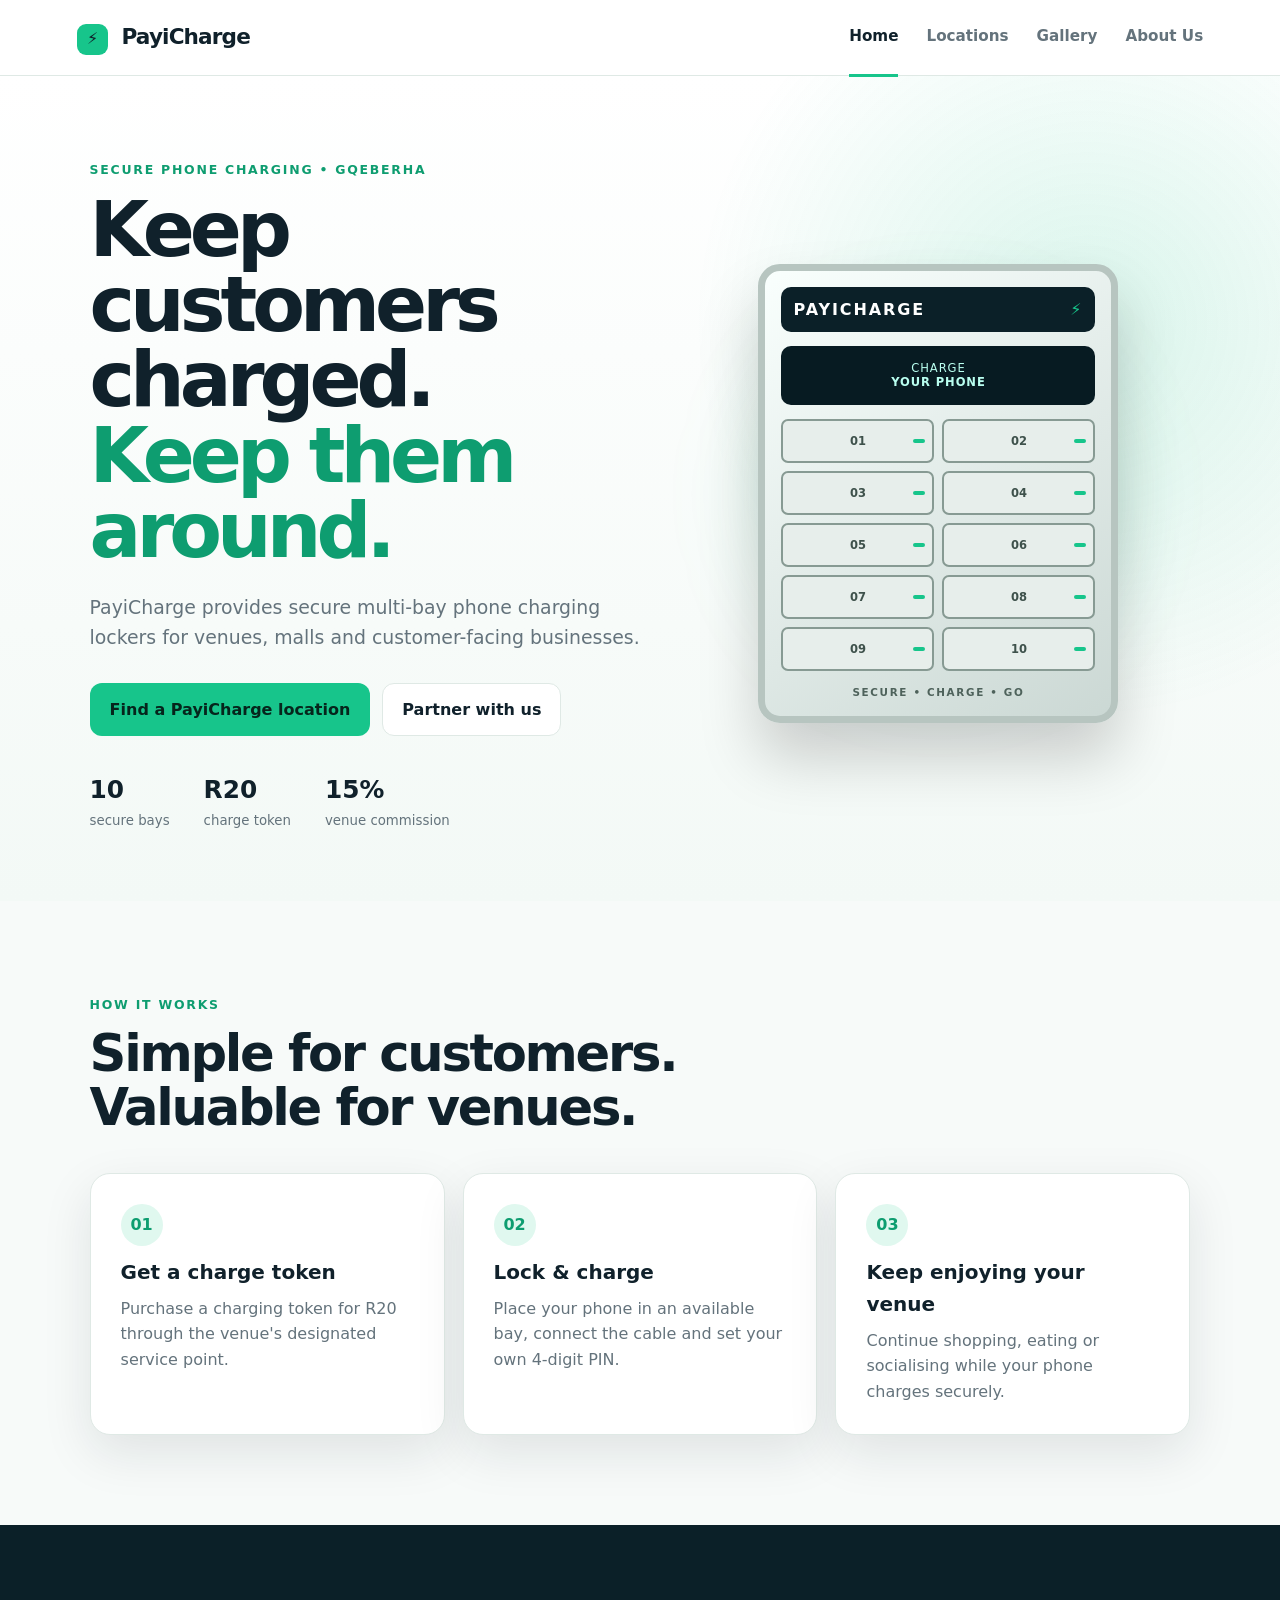
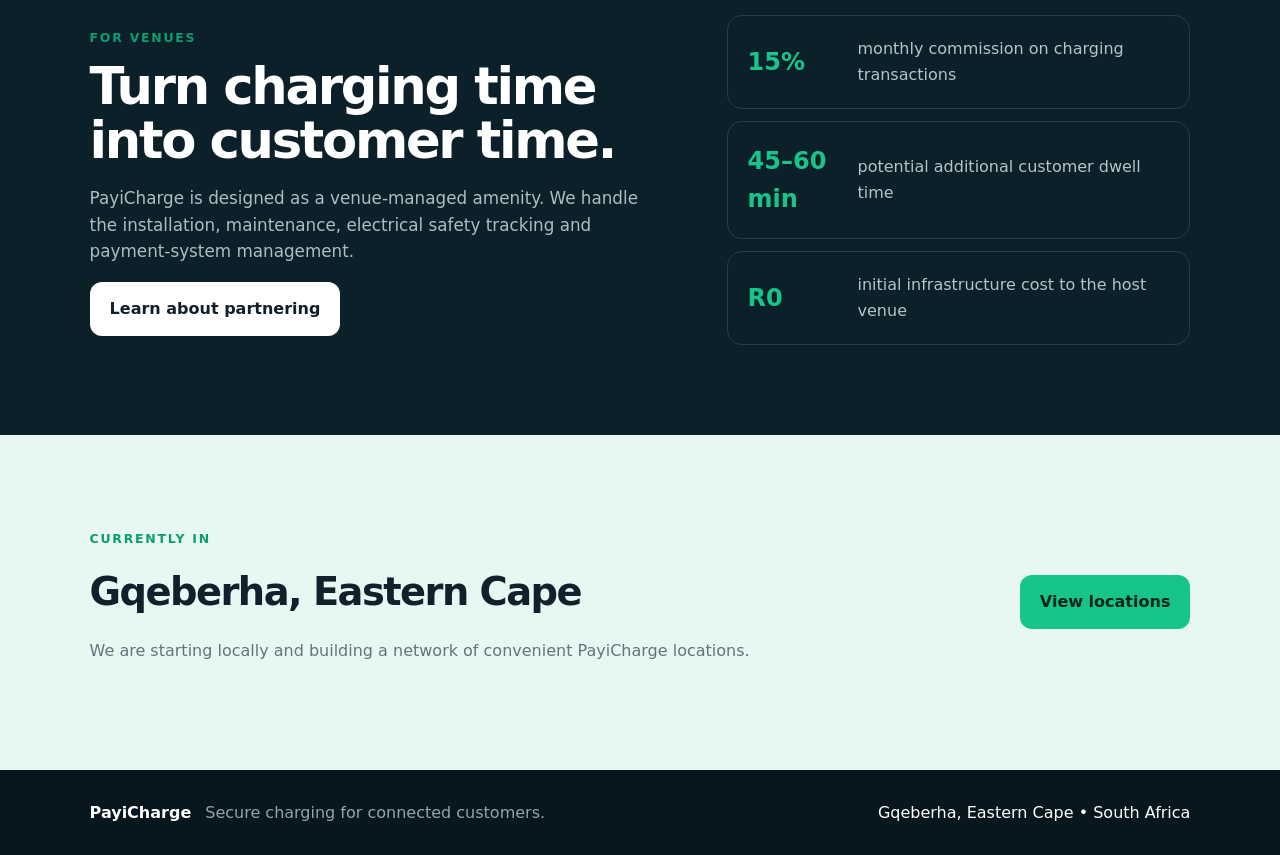
<file: index.html>
<!DOCTYPE html>
<html lang="en">
<head>
  <meta charset="UTF-8">
  <meta name="viewport" content="width=device-width, initial-scale=1.0">
  <meta name="description" content="PayiCharge - secure phone charging lockers for venues, malls and businesses in Gqeberha.">
  <title>PayiCharge | Keep Your Customers Charged</title>
  <link rel="stylesheet" href="assets/style.css">
</head>
<body>
  <header class="site-header">
    <a class="brand" href="index.html"><span class="brand-mark">⚡</span> PayiCharge</a>
    <button class="menu-toggle" aria-label="Open menu">☰</button>
    <nav class="nav">
      <a class="active" href="index.html">Home</a>
      <a href="locations.html">Locations</a>
      <a href="gallery.html">Gallery</a>
      <a href="about.html">About Us</a>
    </nav>
  </header>

  <main>
    <section class="hero">
      <div class="hero-copy">
        <span class="eyebrow">SECURE PHONE CHARGING • GQEBERHA</span>
        <h1>Keep customers charged. <span>Keep them around.</span></h1>
        <p>PayiCharge provides secure multi-bay phone charging lockers for venues, malls and customer-facing businesses.</p>
        <div class="hero-actions">
          <a class="btn btn-primary" href="locations.html">Find a PayiCharge location</a>
          <a class="btn btn-secondary" href="about.html">Partner with us</a>
        </div>
        <div class="trust-row">
          <div><strong>10</strong><small>secure bays</small></div>
          <div><strong>R20</strong><small>charge token</small></div>
          <div><strong>15%</strong><small>venue commission</small></div>
        </div>
      </div>
      <div class="hero-visual" aria-label="Illustration of a PayiCharge secure charging locker">
        <div class="locker-glow"></div>
        <div class="locker">
          <div class="locker-top">PAYICHARGE <span>⚡</span></div>
          <div class="locker-screen">CHARGE<br><b>YOUR PHONE</b></div>
          <div class="bays">
            <div>01</div><div>02</div><div>03</div><div>04</div><div>05</div>
            <div>06</div><div>07</div><div>08</div><div>09</div><div>10</div>
          </div>
          <div class="locker-base">SECURE • CHARGE • GO</div>
        </div>
      </div>
    </section>

    <section class="section">
      <div class="section-heading">
        <span class="eyebrow">HOW IT WORKS</span>
        <h2>Simple for customers. Valuable for venues.</h2>
      </div>
      <div class="cards three">
        <article class="card"><span class="step">01</span><h3>Get a charge token</h3><p>Purchase a charging token for R20 through the venue's designated service point.</p></article>
        <article class="card"><span class="step">02</span><h3>Lock & charge</h3><p>Place your phone in an available bay, connect the cable and set your own 4-digit PIN.</p></article>
        <article class="card"><span class="step">03</span><h3>Keep enjoying your venue</h3><p>Continue shopping, eating or socialising while your phone charges securely.</p></article>
      </div>
    </section>

    <section class="section dark-section">
      <div class="split">
        <div>
          <span class="eyebrow">FOR VENUES</span>
          <h2>Turn charging time into customer time.</h2>
          <p>PayiCharge is designed as a venue-managed amenity. We handle the installation, maintenance, electrical safety tracking and payment-system management.</p>
          <a class="btn btn-light" href="about.html">Learn about partnering</a>
        </div>
        <div class="benefit-list">
          <div><b>15%</b><span>monthly commission on charging transactions</span></div>
          <div><b>45–60 min</b><span>potential additional customer dwell time</span></div>
          <div><b>R0</b><span>initial infrastructure cost to the host venue</span></div>
        </div>
      </div>
    </section>

    <section class="section location-banner">
      <div>
        <span class="eyebrow">CURRENTLY IN</span>
        <h2>Gqeberha, Eastern Cape</h2>
        <p>We are starting locally and building a network of convenient PayiCharge locations.</p>
      </div>
      <a class="btn btn-primary" href="locations.html">View locations</a>
    </section>
  </main>

  <footer class="footer">
    <div><strong>PayiCharge</strong><span>Secure charging for connected customers.</span></div>
    <div>Gqeberha, Eastern Cape • South Africa</div>
  </footer>
  <script src="assets/script.js"></script>
</body>
</html>
</file>
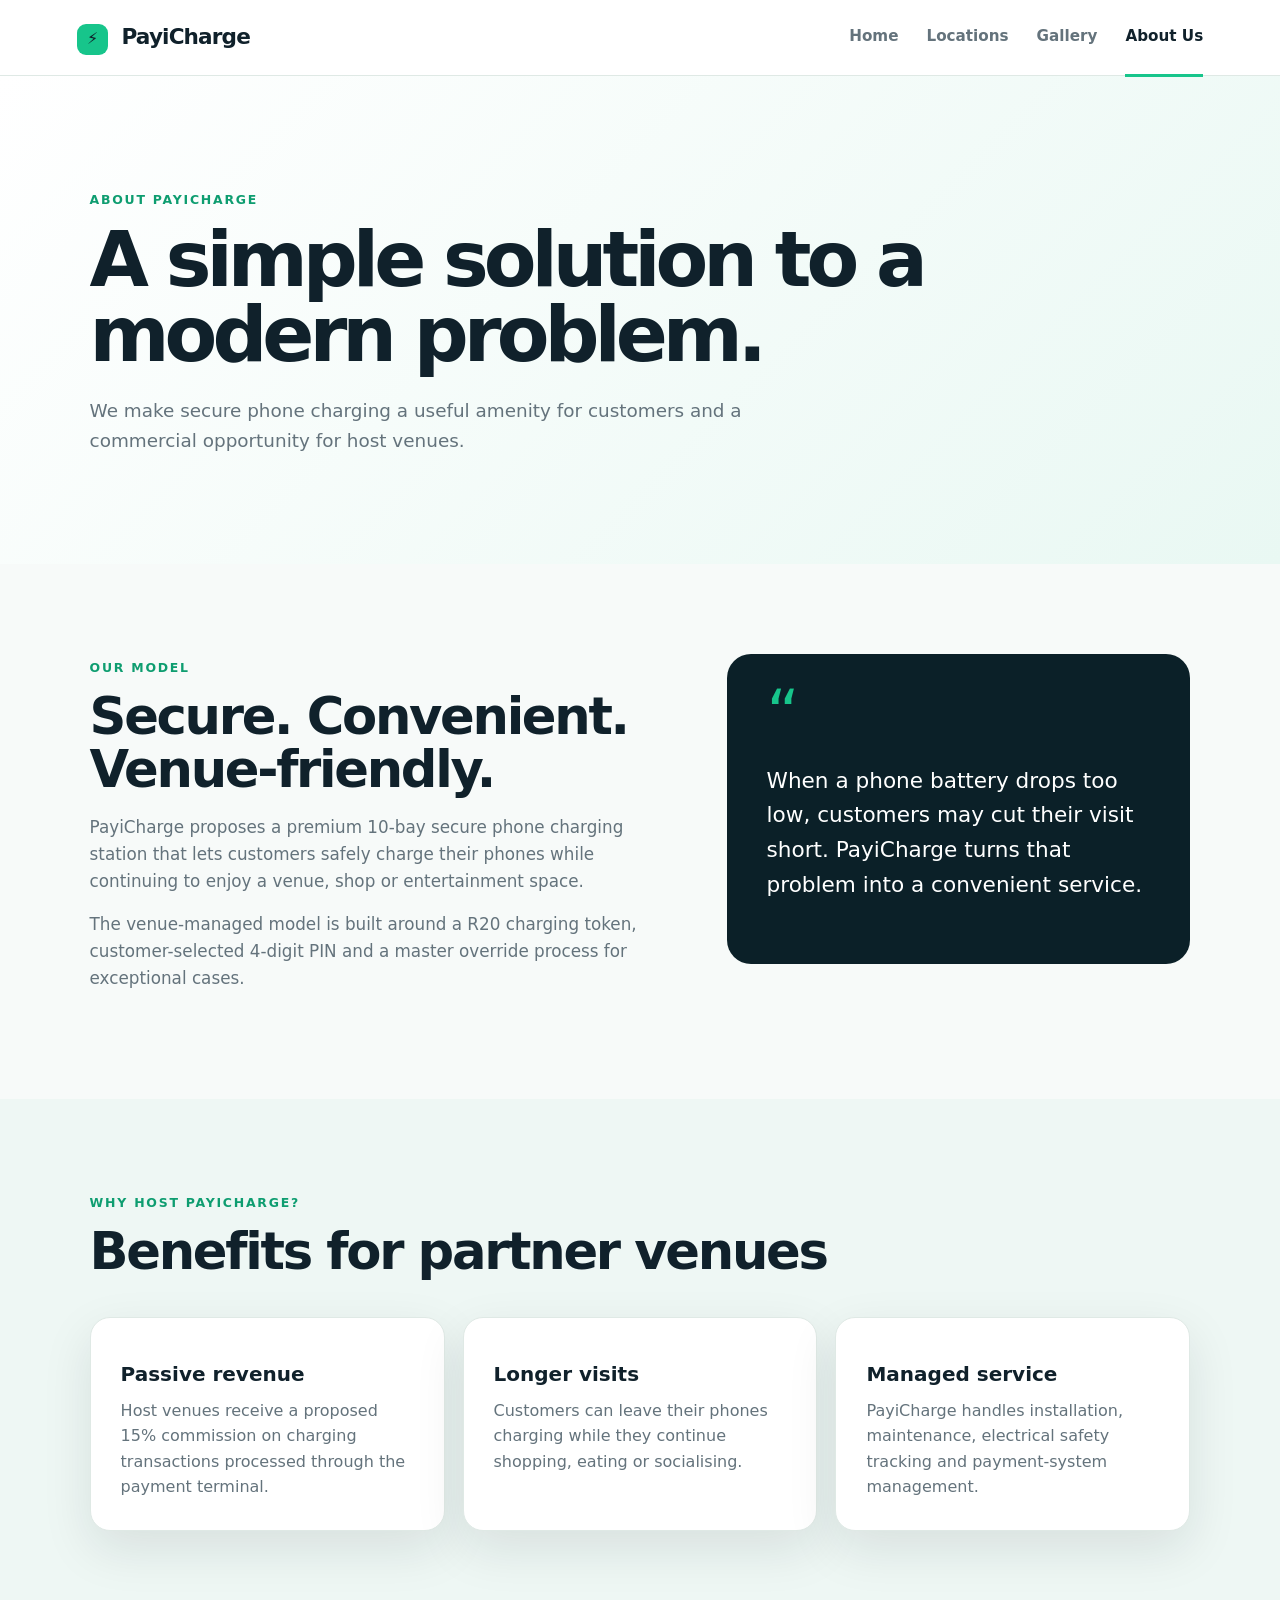
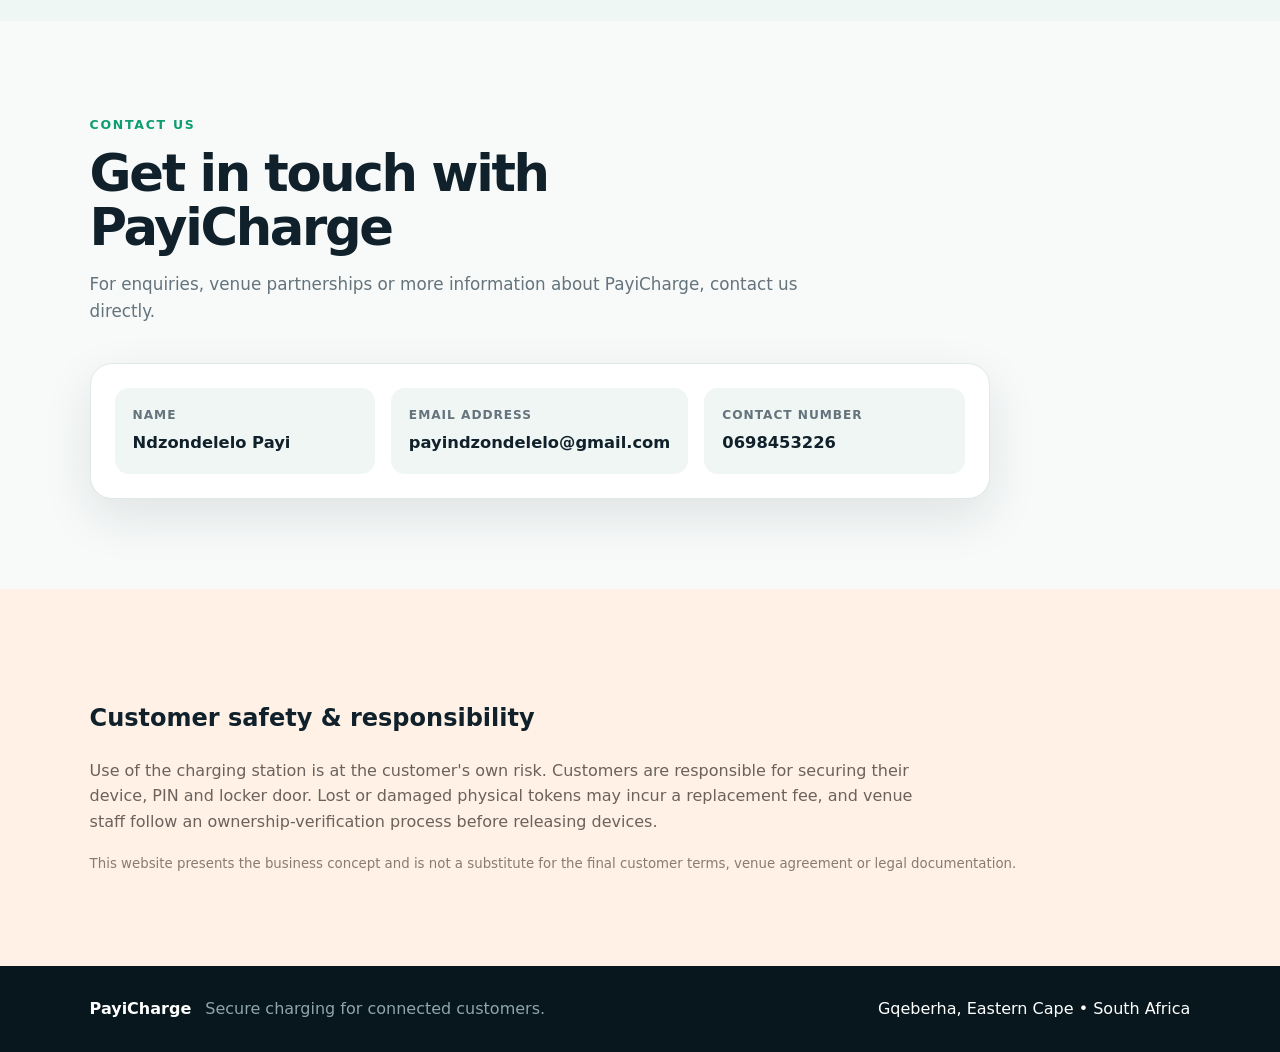
<file: about.html>
<!DOCTYPE html>
<html lang="en">
<head>
  <meta charset="UTF-8"><meta name="viewport" content="width=device-width, initial-scale=1.0">
  <meta name="description" content="About PayiCharge and its secure venue-managed charging model.">
  <title>About Us | PayiCharge</title><link rel="stylesheet" href="assets/style.css">
</head>
<body>
<header class="site-header"><a class="brand" href="index.html"><span class="brand-mark">⚡</span> PayiCharge</a><button class="menu-toggle" aria-label="Open menu">☰</button><nav class="nav"><a href="index.html">Home</a><a href="locations.html">Locations</a><a href="gallery.html">Gallery</a><a class="active" href="about.html">About Us</a></nav></header>
<main>
<section class="page-hero"><span class="eyebrow">ABOUT PAYICHARGE</span><h1>A simple solution to a modern problem.</h1><p>We make secure phone charging a useful amenity for customers and a commercial opportunity for host venues.</p></section>
<section class="section">
  <div class="split about-split">
    <div><span class="eyebrow">OUR MODEL</span><h2>Secure. Convenient. Venue-friendly.</h2><p>PayiCharge proposes a premium 10-bay secure phone charging station that lets customers safely charge their phones while continuing to enjoy a venue, shop or entertainment space.</p><p>The venue-managed model is built around a R20 charging token, customer-selected 4-digit PIN and a master override process for exceptional cases.</p></div>
    <div class="quote-card"><span>“</span><p>When a phone battery drops too low, customers may cut their visit short. PayiCharge turns that problem into a convenient service.</p></div>
  </div>
</section>
<section class="section soft">
  <div class="section-heading"><span class="eyebrow">WHY HOST PAYICHARGE?</span><h2>Benefits for partner venues</h2></div>
  <div class="cards three">
    <article class="card"><h3>Passive revenue</h3><p>Host venues receive a proposed 15% commission on charging transactions processed through the payment terminal.</p></article>
    <article class="card"><h3>Longer visits</h3><p>Customers can leave their phones charging while they continue shopping, eating or socialising.</p></article>
    <article class="card"><h3>Managed service</h3><p>PayiCharge handles installation, maintenance, electrical safety tracking and payment-system management.</p></article>
  </div>
</section>
<section class="section contact-section">
  <div class="section-heading"><span class="eyebrow">CONTACT US</span><h2>Get in touch with PayiCharge</h2><p>For enquiries, venue partnerships or more information about PayiCharge, contact us directly.</p></div>
  <div class="contact-card">
    <div class="contact-item"><span class="contact-label">Name</span><strong>Ndzondelelo Payi</strong></div>
    <div class="contact-item"><span class="contact-label">Email Address</span><a href="mailto:payindzondelelo@gmail.com">payindzondelelo@gmail.com</a></div>
    <div class="contact-item"><span class="contact-label">Contact Number</span><a href="tel:+27698453226">0698453226</a></div>
  </div>
</section>
<section class="section disclaimer"><h2>Customer safety & responsibility</h2><p>Use of the charging station is at the customer's own risk. Customers are responsible for securing their device, PIN and locker door. Lost or damaged physical tokens may incur a replacement fee, and venue staff follow an ownership-verification process before releasing devices.</p><small>This website presents the business concept and is not a substitute for the final customer terms, venue agreement or legal documentation.</small></section>
</main>
<footer class="footer"><div><strong>PayiCharge</strong><span>Secure charging for connected customers.</span></div><div>Gqeberha, Eastern Cape • South Africa</div></footer>
<script src="assets/script.js"></script>
</body></html>
</file>
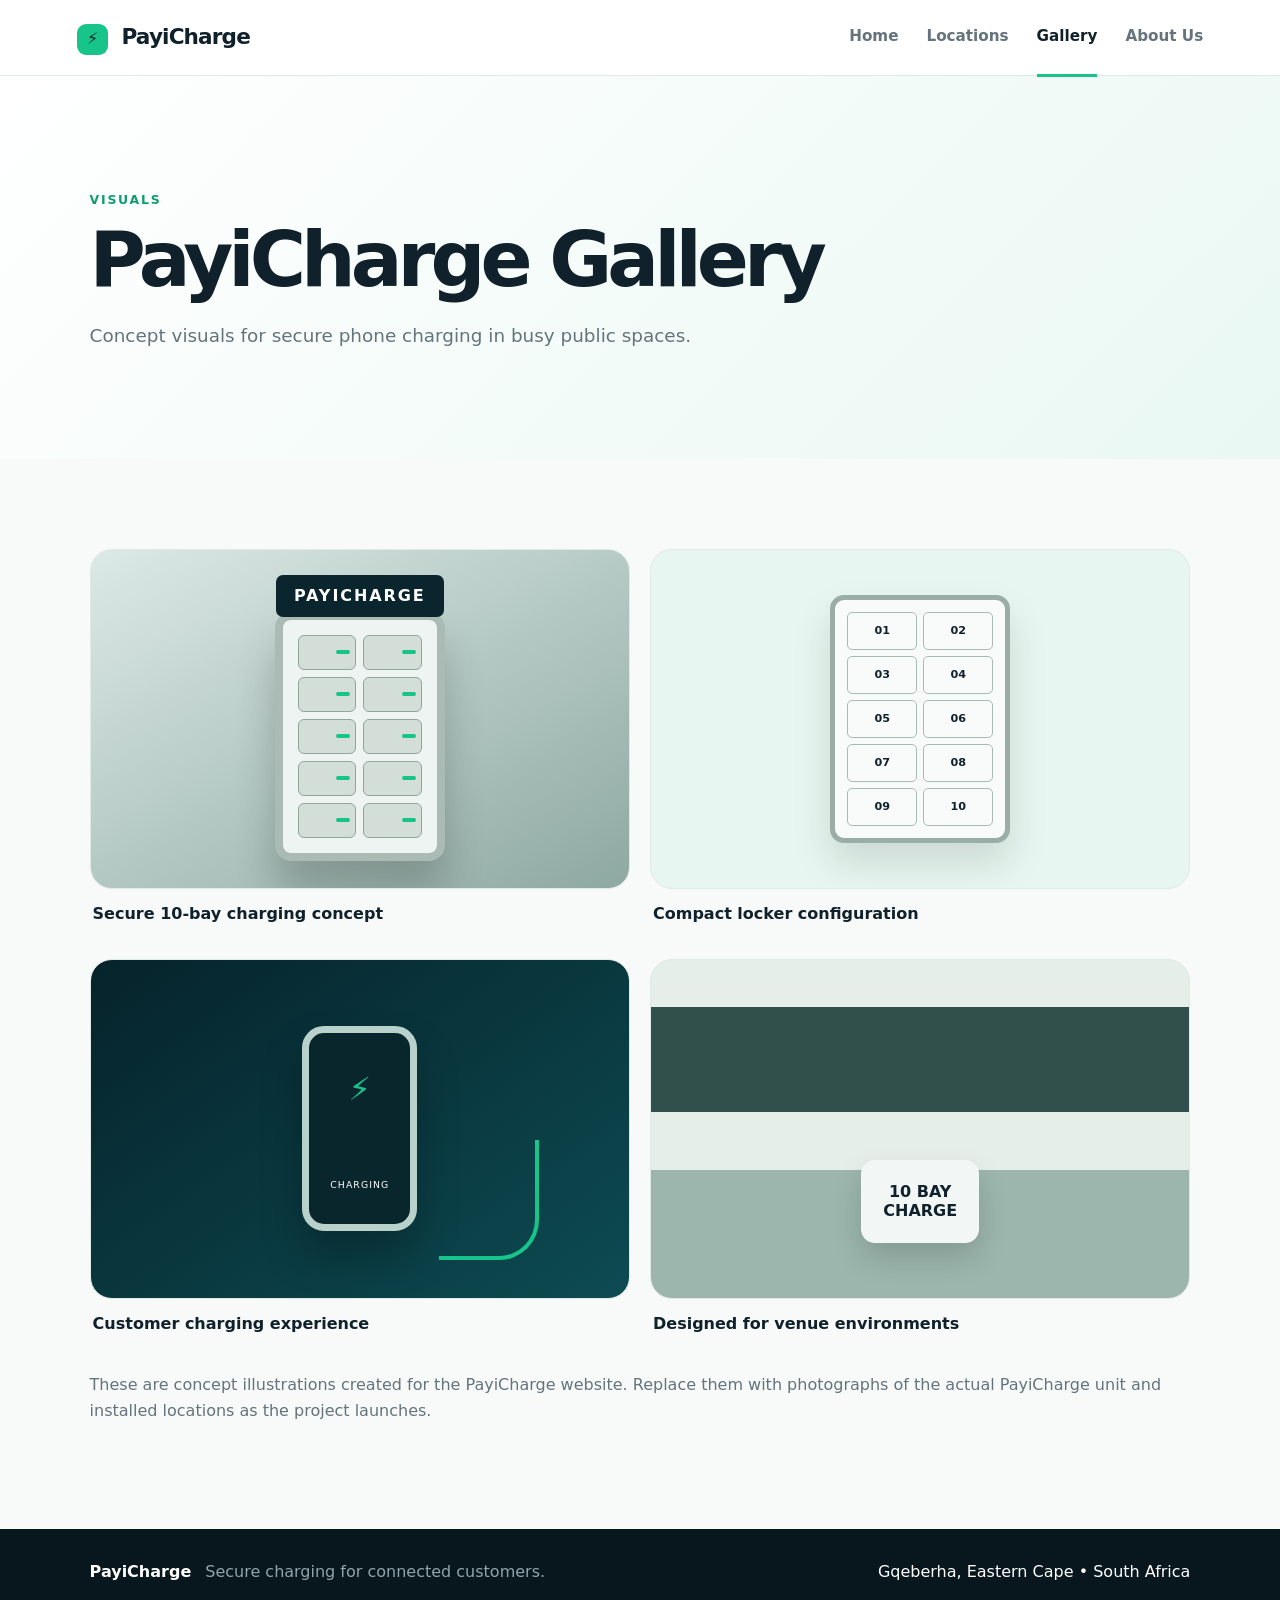
<file: gallery.html>
<!DOCTYPE html>
<html lang="en">
<head>
  <meta charset="UTF-8"><meta name="viewport" content="width=device-width, initial-scale=1.0">
  <meta name="description" content="PayiCharge charging station gallery and concept visuals.">
  <title>Gallery | PayiCharge</title><link rel="stylesheet" href="assets/style.css">
</head>
<body>
<header class="site-header"><a class="brand" href="index.html"><span class="brand-mark">⚡</span> PayiCharge</a><button class="menu-toggle" aria-label="Open menu">☰</button><nav class="nav"><a href="index.html">Home</a><a href="locations.html">Locations</a><a class="active" href="gallery.html">Gallery</a><a href="about.html">About Us</a></nav></header>
<main>
<section class="page-hero"><span class="eyebrow">VISUALS</span><h1>PayiCharge Gallery</h1><p>Concept visuals for secure phone charging in busy public spaces.</p></section>
<section class="section">
  <div class="gallery-grid">
    <figure class="gallery-item large"><div class="art mall"><div class="mall-sign">PAYICHARGE</div><div class="station"><i></i><i></i><i></i><i></i><i></i><i></i><i></i><i></i><i></i><i></i></div></div><figcaption>Secure 10-bay charging concept</figcaption></figure>
    <figure class="gallery-item"><div class="art locker-art"><div class="art-locker"><span>01</span><span>02</span><span>03</span><span>04</span><span>05</span><span>06</span><span>07</span><span>08</span><span>09</span><span>10</span></div></div><figcaption>Compact locker configuration</figcaption></figure>
    <figure class="gallery-item"><div class="art phone-art"><div class="phone">⚡<small>CHARGING</small></div><div class="cable"></div></div><figcaption>Customer charging experience</figcaption></figure>
    <figure class="gallery-item"><div class="art venue-art"><div class="counter"></div><div class="venue-station">10 BAY<br><b>CHARGE</b></div></div><figcaption>Designed for venue environments</figcaption></figure>
  </div>
  <p class="gallery-note">These are concept illustrations created for the PayiCharge website. Replace them with photographs of the actual PayiCharge unit and installed locations as the project launches.</p>
</section>
</main>
<footer class="footer"><div><strong>PayiCharge</strong><span>Secure charging for connected customers.</span></div><div>Gqeberha, Eastern Cape • South Africa</div></footer>
<script src="assets/script.js"></script>
</body></html>
</file>
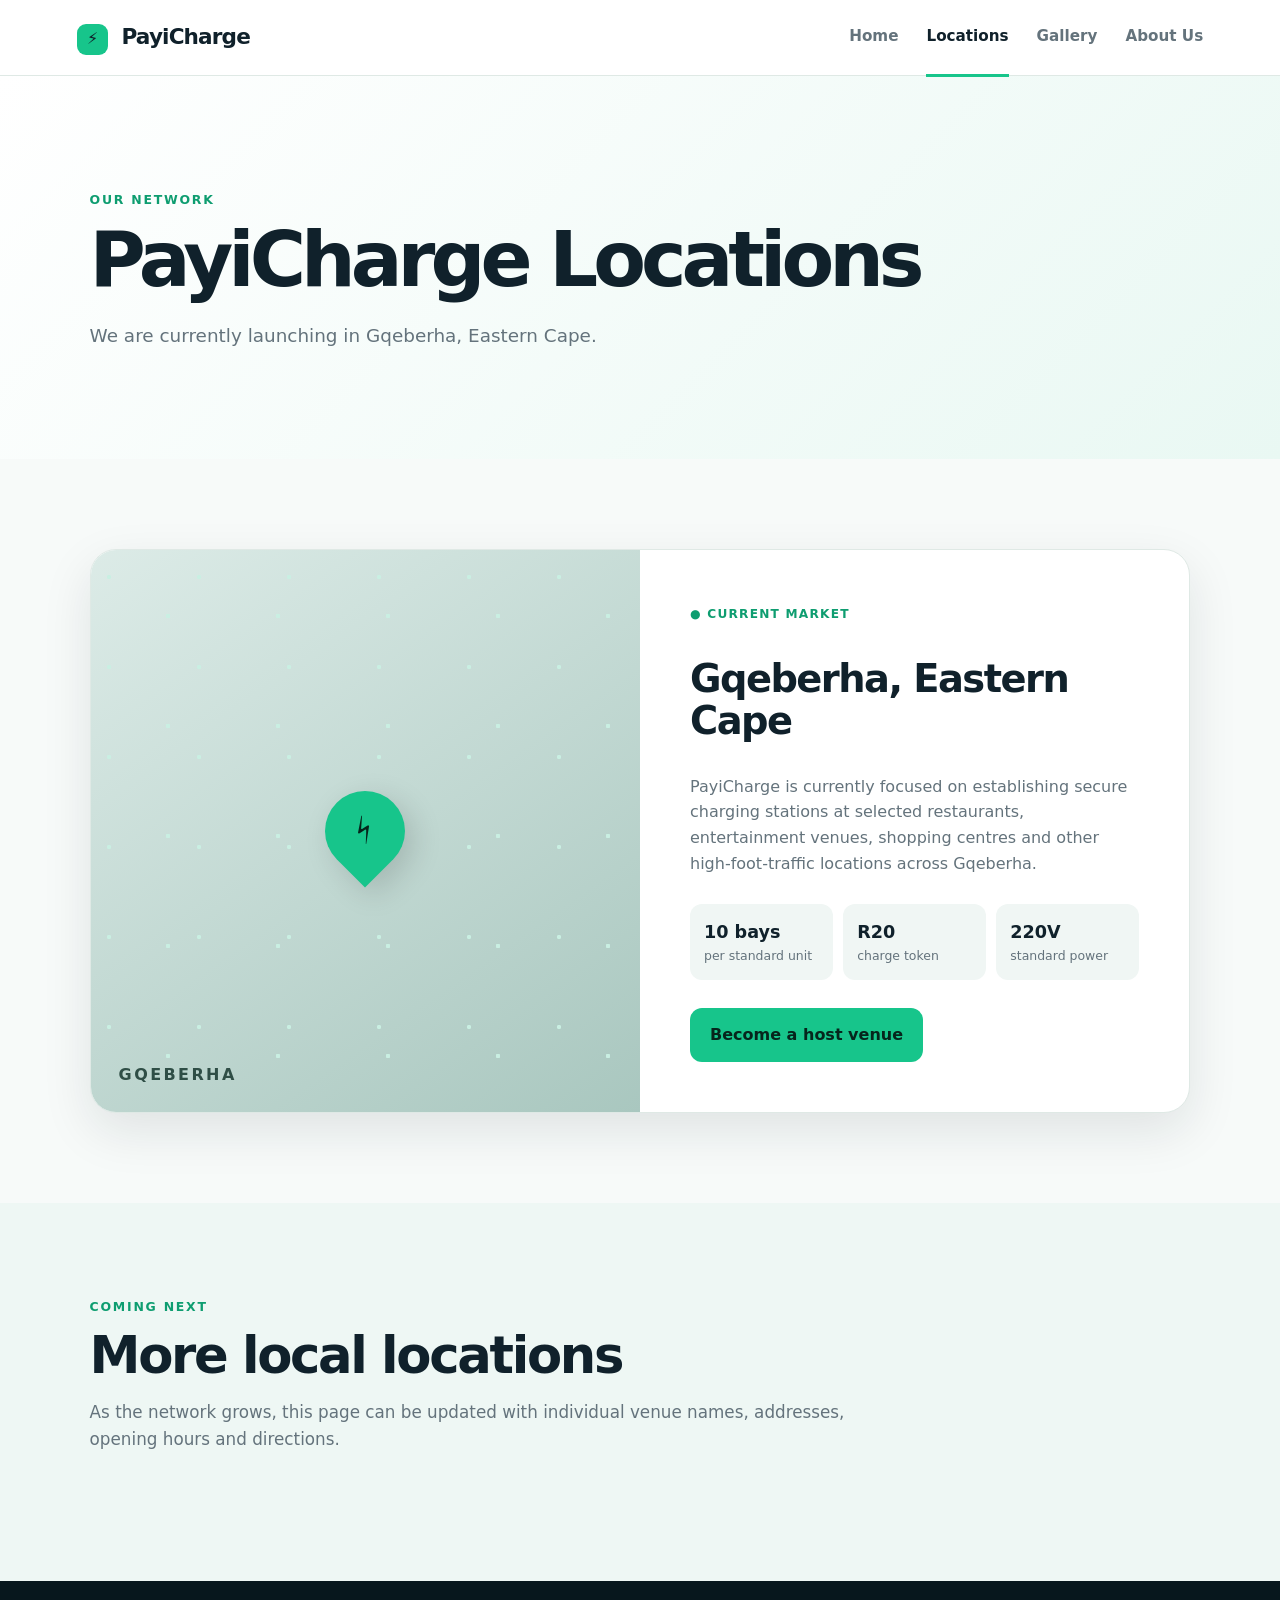
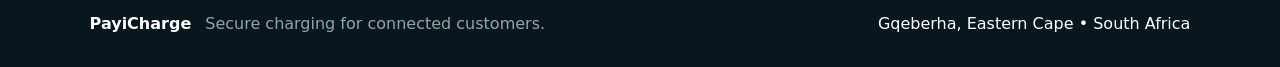
<file: locations.html>
<!DOCTYPE html>
<html lang="en">
<head>
  <meta charset="UTF-8"><meta name="viewport" content="width=device-width, initial-scale=1.0">
  <meta name="description" content="PayiCharge locations in Gqeberha.">
  <title>Locations | PayiCharge</title><link rel="stylesheet" href="assets/style.css">
</head>
<body>
<header class="site-header"><a class="brand" href="index.html"><span class="brand-mark">⚡</span> PayiCharge</a><button class="menu-toggle" aria-label="Open menu">☰</button><nav class="nav"><a href="index.html">Home</a><a class="active" href="locations.html">Locations</a><a href="gallery.html">Gallery</a><a href="about.html">About Us</a></nav></header>
<main>
<section class="page-hero"><span class="eyebrow">OUR NETWORK</span><h1>PayiCharge Locations</h1><p>We are currently launching in Gqeberha, Eastern Cape.</p></section>
<section class="section">
  <div class="location-card">
    <div class="map-placeholder"><div class="map-pin">⚡</div><div class="map-label">GQEBERHA</div></div>
    <div class="location-info">
      <span class="status">● CURRENT MARKET</span>
      <h2>Gqeberha, Eastern Cape</h2>
      <p>PayiCharge is currently focused on establishing secure charging stations at selected restaurants, entertainment venues, shopping centres and other high-foot-traffic locations across Gqeberha.</p>
      <div class="mini-grid"><div><b>10 bays</b><span>per standard unit</span></div><div><b>R20</b><span>charge token</span></div><div><b>220V</b><span>standard power</span></div></div>
      <a class="btn btn-primary" href="about.html">Become a host venue</a>
    </div>
  </div>
</section>
<section class="section soft">
  <div class="section-heading"><span class="eyebrow">COMING NEXT</span><h2>More local locations</h2><p>As the network grows, this page can be updated with individual venue names, addresses, opening hours and directions.</p></div>
</section>
</main>
<footer class="footer"><div><strong>PayiCharge</strong><span>Secure charging for connected customers.</span></div><div>Gqeberha, Eastern Cape • South Africa</div></footer>
<script src="assets/script.js"></script>
</body></html>
</file>
<file: assets/style.css>
:root{--ink:#10212b;--muted:#64737c;--paper:#f7faf9;--white:#fff;--accent:#17c58b;--accent2:#0e9d70;--dark:#0b2028;--line:#dfe9e5;--shadow:0 18px 50px rgba(16,33,43,.10)}*{box-sizing:border-box}html{scroll-behavior:smooth}body{margin:0;font-family:Inter,ui-sans-serif,system-ui,-apple-system,BlinkMacSystemFont,"Segoe UI",sans-serif;color:var(--ink);background:var(--paper);line-height:1.6}.site-header{height:76px;display:flex;align-items:center;justify-content:space-between;padding:0 6vw;background:rgba(255,255,255,.96);border-bottom:1px solid var(--line);position:sticky;top:0;z-index:20;backdrop-filter:blur(12px)}.brand{color:var(--ink);text-decoration:none;font-size:1.35rem;font-weight:900;letter-spacing:-.04em}.brand-mark{display:inline-grid;place-items:center;width:31px;height:31px;border-radius:9px;background:var(--accent);margin-right:7px;font-size:1rem}.nav{display:flex;gap:28px}.nav a{color:var(--muted);text-decoration:none;font-weight:700;font-size:.95rem;padding:26px 0;border-bottom:3px solid transparent}.nav a:hover,.nav a.active{color:var(--ink);border-bottom-color:var(--accent)}.menu-toggle{display:none;border:0;background:none;font-size:1.6rem}.hero{min-height:680px;padding:80px 7vw 70px;display:grid;grid-template-columns:1.05fr .95fr;gap:40px;align-items:center;background:radial-gradient(circle at 85% 30%,rgba(23,197,139,.15),transparent 32%),linear-gradient(180deg,#fff 0%,#f3f9f6 100%)}.eyebrow{display:inline-block;color:var(--accent2);font-size:.78rem;font-weight:900;letter-spacing:.14em;margin-bottom:12px}.hero h1,.page-hero h1{font-size:clamp(3rem,6vw,5.5rem);line-height:.98;letter-spacing:-.065em;margin:0 0 24px;max-width:800px}.hero h1 span{color:var(--accent2)}.hero p{font-size:1.18rem;color:var(--muted);max-width:620px}.hero-actions{display:flex;gap:12px;flex-wrap:wrap;margin:30px 0}.btn{display:inline-flex;align-items:center;justify-content:center;text-decoration:none;font-weight:850;padding:13px 19px;border-radius:12px;transition:.2s ease;border:1px solid transparent}.btn:hover{transform:translateY(-2px)}.btn-primary{background:var(--accent);color:#06251c}.btn-secondary{background:#fff;color:var(--ink);border-color:var(--line)}.btn-light{background:#fff;color:var(--ink)}.trust-row{display:flex;gap:34px;margin-top:34px}.trust-row div{display:flex;flex-direction:column}.trust-row strong{font-size:1.55rem}.trust-row small{color:var(--muted)}.hero-visual{min-height:500px;display:grid;place-items:center;position:relative}.locker-glow{position:absolute;width:330px;height:330px;background:rgba(23,197,139,.18);filter:blur(50px);border-radius:50%}.locker{width:min(360px,80%);background:linear-gradient(145deg,#f9fffd,#cbd8d4);border:7px solid #b7c5c0;border-radius:22px;padding:16px;box-shadow:0 35px 60px rgba(0,0,0,.18);position:relative;z-index:1}.locker-top{background:var(--dark);color:#fff;border-radius:10px;padding:10px 12px;font-weight:900;letter-spacing:.12em;display:flex;justify-content:space-between}.locker-top span{color:var(--accent)}.locker-screen{margin:14px 0;padding:16px;background:#071b22;color:#b9fff0;border-radius:10px;text-align:center;line-height:1.15;letter-spacing:.08em;font-size:.72rem}.bays{display:grid;grid-template-columns:1fr 1fr;gap:8px}.bays div{height:44px;border:2px solid #879a93;border-radius:7px;background:#e7eeeb;display:grid;place-items:center;font-weight:900;font-size:.72rem;color:#3e514b;position:relative}.bays div:after{content:"";width:12px;height:4px;border-radius:4px;background:var(--accent);position:absolute;right:7px}.locker-base{font-size:.65rem;text-align:center;font-weight:900;letter-spacing:.16em;margin-top:13px;color:#4e625b}.section{padding:90px 7vw}.section-heading{max-width:760px;margin-bottom:38px}.section-heading h2,.split h2{font-size:clamp(2rem,4vw,3.5rem);line-height:1.05;letter-spacing:-.045em;margin:0 0 14px}.section-heading p,.split p{color:var(--muted);font-size:1.05rem}.cards{display:grid;gap:18px}.cards.three{grid-template-columns:repeat(3,1fr)}.card{background:#fff;border:1px solid var(--line);border-radius:20px;padding:30px;box-shadow:var(--shadow)}.card h3{margin:10px 0 8px;font-size:1.25rem}.card p{color:var(--muted);margin:0}.step{display:grid;place-items:center;width:42px;height:42px;border-radius:50%;background:#e0f8ef;color:var(--accent2);font-weight:900}.dark-section{background:var(--dark);color:#fff}.dark-section .split p{color:#aebdc2}.split{display:grid;grid-template-columns:1.1fr .9fr;gap:70px;align-items:center}.benefit-list{display:grid;gap:12px}.benefit-list div{border:1px solid rgba(255,255,255,.13);padding:20px;border-radius:15px;display:grid;grid-template-columns:110px 1fr;align-items:center}.benefit-list b{font-size:1.5rem;color:var(--accent)}.benefit-list span{color:#b5c4c8}.location-banner{display:flex;align-items:center;justify-content:space-between;gap:30px;background:#e7f7f1}.location-banner h2{margin:0;font-size:2.4rem;letter-spacing:-.04em}.location-banner p{color:var(--muted)}.footer{padding:30px 7vw;background:#07171d;color:#fff;display:flex;justify-content:space-between;gap:20px;flex-wrap:wrap}.footer div{display:flex;gap:14px;flex-wrap:wrap}.footer span{color:#91a5ac}.page-hero{padding:110px 7vw 90px;background:linear-gradient(135deg,#fff,#e9f8f3)}.page-hero h1{font-size:clamp(2.8rem,6vw,5rem);max-width:900px}.page-hero p{color:var(--muted);font-size:1.15rem;max-width:680px}.location-card{background:#fff;border:1px solid var(--line);border-radius:26px;overflow:hidden;display:grid;grid-template-columns:1fr 1fr;box-shadow:var(--shadow)}.map-placeholder{min-height:430px;background:radial-gradient(circle at 20% 30%,#c9efe2 0 2%,transparent 2.5%),radial-gradient(circle at 70% 60%,#c9efe2 0 2%,transparent 2.5%),linear-gradient(145deg,#dcebe7,#a9c7bf);background-size:90px 90px,110px 110px,100% 100%;display:grid;place-items:center;position:relative}.map-pin{width:80px;height:80px;border-radius:50% 50% 50% 0;transform:rotate(-45deg);background:var(--accent);display:grid;place-items:center;color:#06251c;font-size:2rem;box-shadow:0 12px 30px rgba(0,0,0,.15)}.map-pin::first-letter{transform:rotate(45deg)}.map-label{position:absolute;bottom:24px;left:28px;font-weight:900;letter-spacing:.15em;color:#2f4e46}.location-info{padding:50px}.status{color:var(--accent2);font-size:.76rem;font-weight:900;letter-spacing:.1em}.location-info h2{font-size:2.4rem;line-height:1.1;letter-spacing:-.04em}.location-info p{color:var(--muted)}.mini-grid{display:grid;grid-template-columns:repeat(3,1fr);gap:10px;margin:28px 0}.mini-grid div{background:#f0f6f4;border-radius:12px;padding:14px}.mini-grid b,.mini-grid span{display:block}.mini-grid b{font-size:1.1rem}.mini-grid span{color:var(--muted);font-size:.78rem}.soft{background:#eef7f4}.gallery-grid{display:grid;grid-template-columns:repeat(2,1fr);gap:20px}.gallery-item{margin:0}.gallery-item figcaption{font-weight:800;padding:12px 3px}.art{min-height:340px;border-radius:22px;border:1px solid var(--line);overflow:hidden;position:relative}.mall{background:linear-gradient(150deg,#dce9e6,#8ea9a1);display:grid;place-items:center}.mall-sign{position:absolute;top:25px;background:#0a252d;color:#fff;padding:8px 18px;border-radius:7px;font-weight:900;letter-spacing:.12em}.station{margin-top:35px;width:170px;background:#eef4f2;border:8px solid #aabbb5;border-radius:16px;padding:15px;display:grid;grid-template-columns:1fr 1fr;gap:7px;box-shadow:0 30px 40px rgba(0,0,0,.2)}.station i{height:35px;border-radius:6px;background:#d3ded9;border:1px solid #91a59d;position:relative}.station i:after{content:"";position:absolute;right:5px;top:14px;width:14px;height:4px;background:var(--accent);border-radius:3px}.locker-art{display:grid;place-items:center;background:#e7f6f0}.art-locker{width:180px;padding:12px;background:#f8fbfa;border:5px solid #9aada6;border-radius:14px;display:grid;grid-template-columns:1fr 1fr;gap:6px;box-shadow:0 20px 40px rgba(0,0,0,.12)}.art-locker span{height:38px;display:grid;place-items:center;border:1px solid #a9bbb5;border-radius:5px;font-size:.7rem;font-weight:900}.phone-art{background:linear-gradient(145deg,#06232b,#0d4b52);display:grid;place-items:center}.phone{width:115px;height:205px;border:7px solid #b8d2cb;border-radius:22px;background:#0a262d;color:var(--accent);display:grid;place-items:center;font-size:2rem;box-shadow:0 25px 40px rgba(0,0,0,.25)}.phone small{font-size:.58rem;letter-spacing:.12em;color:#fff}.cable{width:100px;height:120px;border-right:4px solid var(--accent);border-bottom:4px solid var(--accent);border-radius:0 0 40px 0;position:absolute;bottom:38px;right:90px}.venue-art{background:linear-gradient(#e5eee9 0 62%,#9cb6ad 62%);display:grid;place-items:end center}.counter{width:100%;height:105px;background:#314f4b}.venue-station{margin-bottom:55px;background:#f2f7f5;border:6px solid #9aac a5;border-radius:14px;padding:22px;text-align:center;font-weight:900;line-height:1.2;box-shadow:0 15px 30px rgba(0,0,0,.15)}.gallery-note{color:var(--muted);margin-top:24px}.quote-card{background:var(--dark);color:#fff;border-radius:24px;padding:40px}.quote-card span{font-size:4rem;color:var(--accent);line-height:.6}.quote-card p{font-size:1.35rem;color:#fff}.about-split{align-items:start}.contact-section{background:#f7faf9}.contact-card{max-width:900px;display:grid;grid-template-columns:repeat(3,1fr);gap:16px;background:#fff;border:1px solid var(--line);border-radius:22px;padding:24px;box-shadow:var(--shadow)}.contact-item{display:flex;flex-direction:column;gap:5px;padding:18px;border-radius:14px;background:#f0f6f4}.contact-label{color:var(--muted);font-size:.76rem;font-weight:900;letter-spacing:.08em;text-transform:uppercase}.contact-item strong,.contact-item a{color:var(--ink);font-size:1.02rem}.contact-item a{text-decoration:none;font-weight:800}.contact-item a:hover{color:var(--accent2)}.disclaimer{background:#fff1e6}.disclaimer p{max-width:850px;color:#6b625b}.disclaimer small{color:#8a7b70}@media(max-width:850px){.nav{display:none}.menu-toggle{display:block}.site-header{padding:0 5vw}.nav.open{display:flex;position:absolute;top:76px;left:0;right:0;background:#fff;padding:15px 5vw;flex-direction:column;gap:0;border-bottom:1px solid var(--line)}.nav.open a{padding:12px 0;border:0}.hero{grid-template-columns:1fr;padding-top:55px}.hero-visual{min-height:390px}.cards.three,.split,.location-card,.gallery-grid,.contact-card{grid-template-columns:1fr}.section{padding:65px 5vw}.page-hero{padding:75px 5vw}.location-banner{align-items:flex-start;flex-direction:column}.location-info{padding:32px}.mini-grid{grid-template-columns:1fr}.trust-row{gap:20px;flex-wrap:wrap}.footer{padding:28px 5vw}.gallery-item.large{grid-column:auto}}
</file>
